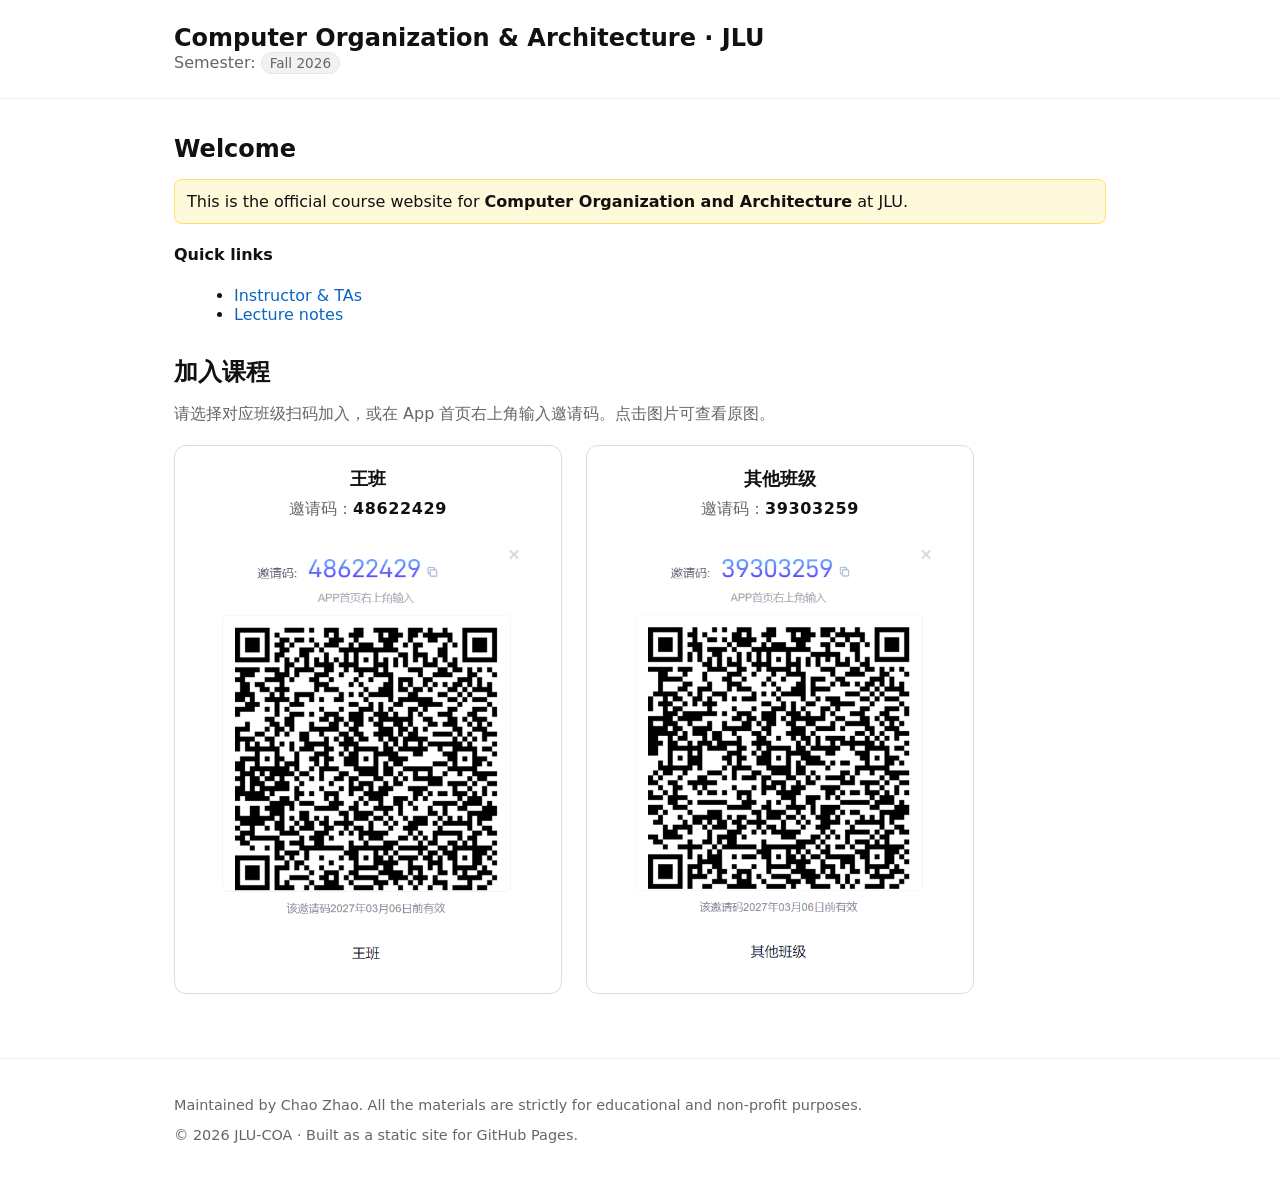
<file: index.html>
<!doctype html>
<html lang="en">
  <head>
    <meta charset="utf-8">
    <meta name="viewport" content="width=device-width,initial-scale=1">
    <title>Home · JLU-COA</title>
    <link rel="stylesheet" href="assets/style.css">
  </head>
  <body>
    <header>
      <div class="container">
        <h1 class="title">Computer Organization & Architecture · JLU</h1>
        <div class="muted">Semester: <span class="tag">Fall 2026</span></div>
      </div>
    </header>
    <main><div class="container">

<h2>Welcome</h2>
<p class="notice">This is the official course website for <strong>Computer Organization and Architecture</strong> at JLU. </p>

<h4>Quick links</h4>
<ul>
  <li><a href="about/personnel.html">Instructor & TAs</a></li>
  <li><a href="lectures/index.html">Lecture notes</a></li>
</ul>

<section class="course-enrollment" aria-labelledby="enrollment-title" lang="zh-CN">
  <h2 id="enrollment-title">加入课程</h2>
  <p class="muted">请选择对应班级扫码加入，或在 App 首页右上角输入邀请码。点击图片可查看原图。</p>
  <div class="qr-grid">
    <article class="qr-card">
      <h3>王班</h3>
      <p class="qr-invitation">邀请码：<strong>48622429</strong></p>
      <a class="qr-image-link" href="assets/qr-wang-class.png" aria-label="查看王班二维码原图">
        <img src="assets/qr-wang-class.png" alt="王班课程二维码，邀请码 48622429" width="560" height="720" decoding="async">
      </a>
    </article>
    <article class="qr-card">
      <h3>其他班级</h3>
      <p class="qr-invitation">邀请码：<strong>39303259</strong></p>
      <a class="qr-image-link" href="assets/qr-other-classes.png" aria-label="查看其他班级二维码原图">
        <img src="assets/qr-other-classes.png" alt="其他班级课程二维码，邀请码 39303259" width="562" height="711" decoding="async">
      </a>
    </article>
  </div>
</section>

    </div></main>
    <footer>
      <div class="container">
        <p>Maintained by Chao Zhao. All the materials are strictly for educational and non-profit purposes. </p>
        <p class="muted">© 2026 JLU-COA · Built as a static site for GitHub Pages.</p>
      </div>
    </footer>
  </body>
</html>
</file>
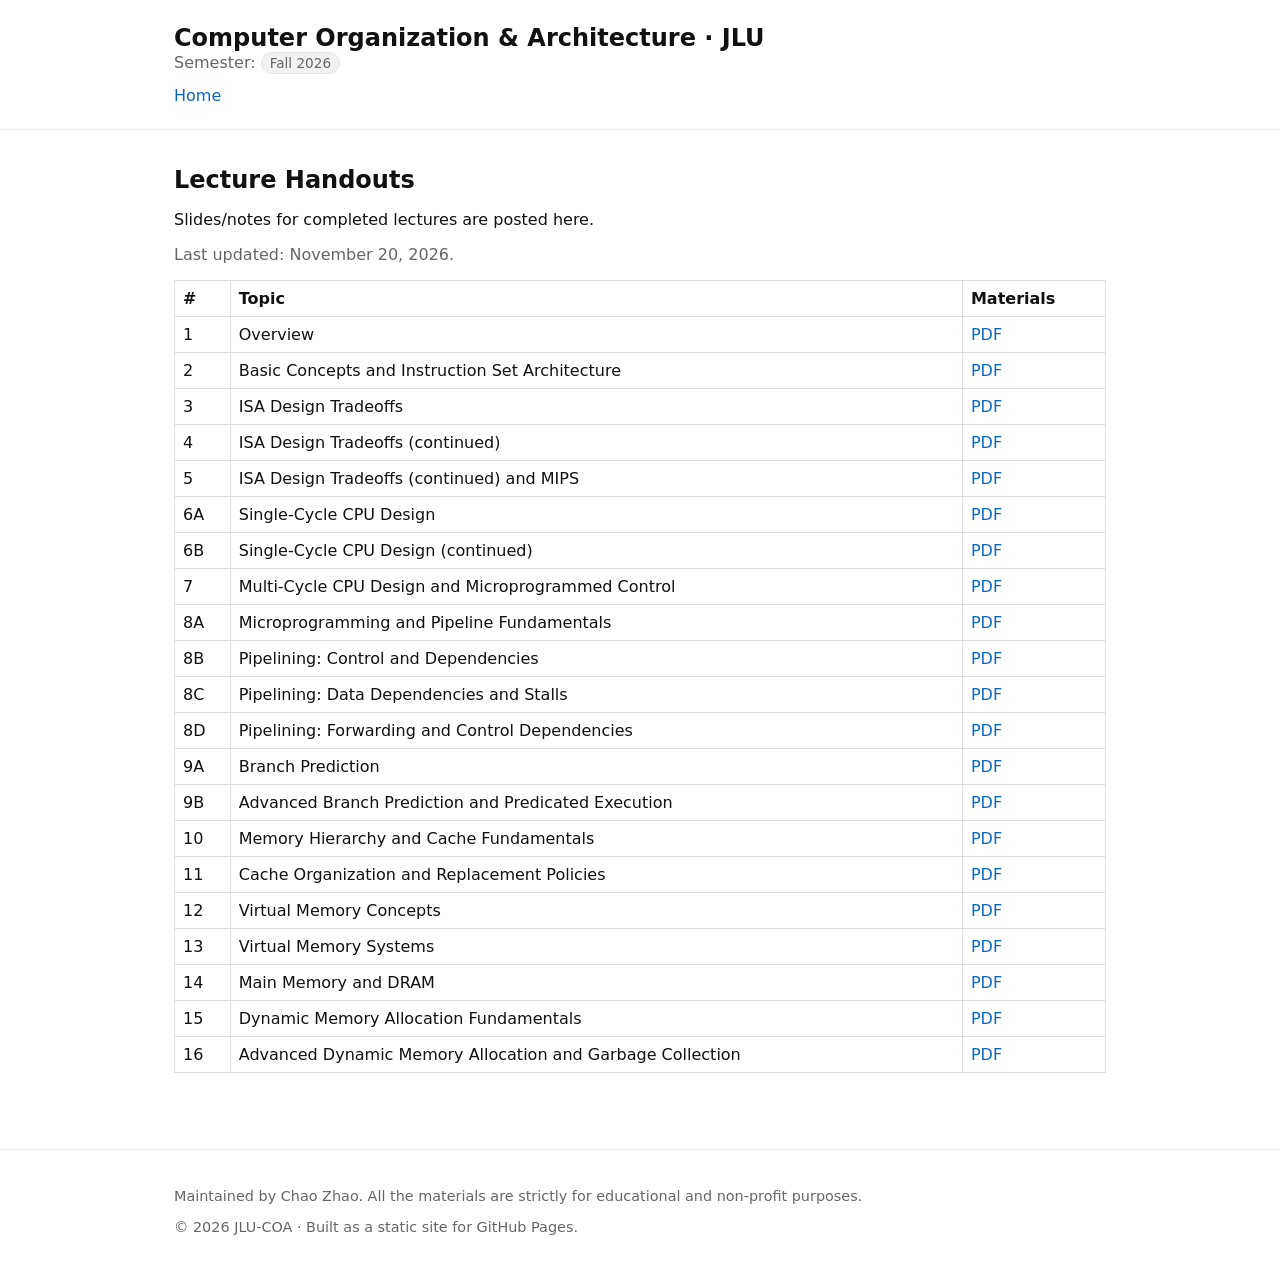
<file: lectures/index.html>
<!doctype html>
<html lang="en">
  <head>
    <meta charset="utf-8">
    <meta name="viewport" content="width=device-width,initial-scale=1">
    <title>Lecture notes · JLU-COA</title>
    <link rel="stylesheet" href="../assets/style.css">
  </head>
  <body>
    <header>
      <div class="container">
        <h1 class="title">Computer Organization & Architecture · JLU</h1>
        <div class="muted">Semester: <span class="tag">Fall 2026</span></div>
        <nav>
          <a href="../index.html">Home</a>
        </nav>
      </div>
    </header>
    <main><div class="container">

<h2>Lecture Handouts</h2>
<p>Slides/notes for completed lectures are posted here.</p>
<p class="muted">Last updated: November 20, 2026.</p>
<table>
  <thead><tr><th>#</th><th>Topic</th><th>Materials</th></tr></thead>
  <tbody>
    <tr><td>1</td><td>Overview</td><td><a href="lec01_overview.pdf?v=77f2096ee3a9">PDF</a></td></tr>
    <tr><td>2</td><td>Basic Concepts and Instruction Set Architecture</td><td><a href="lec02_isa.pdf?v=a371d29ef379">PDF</a></td></tr>
    <tr><td>3</td><td>ISA Design Tradeoffs</td><td><a href="lec03_isa_trade.pdf?v=2b63a1b2e35c">PDF</a></td></tr>
    <tr><td>4</td><td>ISA Design Tradeoffs (continued)</td><td><a href="lec04_isa_trade_cont.pdf?v=1ec100a436bb">PDF</a></td></tr>
    <tr><td>5</td><td>ISA Design Tradeoffs (continued) and MIPS</td><td><a href="lec05_MIPS.pdf?v=513ecf1f12fa">PDF</a></td></tr>
    <tr><td>6A</td><td>Single-Cycle CPU Design</td><td><a href="lec06A-single.pdf?v=1e5d531f8329">PDF</a></td></tr>
    <tr><td>6B</td><td>Single-Cycle CPU Design (continued)</td><td><a href="lec06B-single.pdf?v=456d93385a76">PDF</a></td></tr>
    <tr><td>7</td><td>Multi-Cycle CPU Design and Microprogrammed Control</td><td><a href="lec07-multi.pdf?v=36e26e608e44">PDF</a></td></tr>
    <tr><td>8A</td><td>Microprogramming and Pipeline Fundamentals</td><td><a href="lec08A-pipelineA.pdf?v=cd9b82a1cf5a">PDF</a></td></tr>
    <tr><td>8B</td><td>Pipelining: Control and Dependencies</td><td><a href="lec08B-pipelineB.pdf?v=3a56b7c2b7d6">PDF</a></td></tr>
    <tr><td>8C</td><td>Pipelining: Data Dependencies and Stalls</td><td><a href="lec08C-pipelineC.pdf?v=cfb7868dedb2">PDF</a></td></tr>
    <tr><td>8D</td><td>Pipelining: Forwarding and Control Dependencies</td><td><a href="lec08D-pipelineD.pdf?v=baef3287a717">PDF</a></td></tr>
    <tr><td>9A</td><td>Branch Prediction</td><td><a href="lec09-branch_pA.pdf">PDF</a></td></tr>
    <tr><td>9B</td><td>Advanced Branch Prediction and Predicated Execution</td><td><a href="lec09-branch_pB.pdf">PDF</a></td></tr>
    <tr><td>10</td><td>Memory Hierarchy and Cache Fundamentals</td><td><a href="lec10_memory_hierarchy.pdf">PDF</a></td></tr>
    <tr><td>11</td><td>Cache Organization and Replacement Policies</td><td><a href="lec11_cache.pdf?v=b5ed587d664a">PDF</a></td></tr>
    <tr><td>12</td><td>Virtual Memory Concepts</td><td><a href="lec12_virtual_memory_concepts.pdf?v=75869c4131dd">PDF</a></td></tr>
    <tr><td>13</td><td>Virtual Memory Systems</td><td><a href="lec13_virtual_memory_systems.pdf?v=1e42cd61f3ee">PDF</a></td></tr>
    <tr><td>14</td><td>Main Memory and DRAM</td><td><a href="lec14_main_memory_dram.pdf?v=4a4ba9b174c1">PDF</a></td></tr>
    <tr><td>15</td><td>Dynamic Memory Allocation Fundamentals</td><td><a href="lec15_dynamic_memory_allocation.pdf?v=b4dc34ea17a8">PDF</a></td></tr>
    <tr><td>16</td><td>Advanced Dynamic Memory Allocation and Garbage Collection</td><td><a href="lec16_dynamic_memory_allocation_advanced.pdf?v=8536bbfa3840">PDF</a></td></tr>
  </tbody>
</table>
    </div></main>
    <footer>
      <div class="container">
        <p>Maintained by Chao Zhao. All the materials are strictly for educational and non-profit purposes. </p>
        <p class="muted">© 2026 JLU-COA · Built as a static site for GitHub Pages.</p>
      </div>
    </footer>
  </body>
</html>
</file>
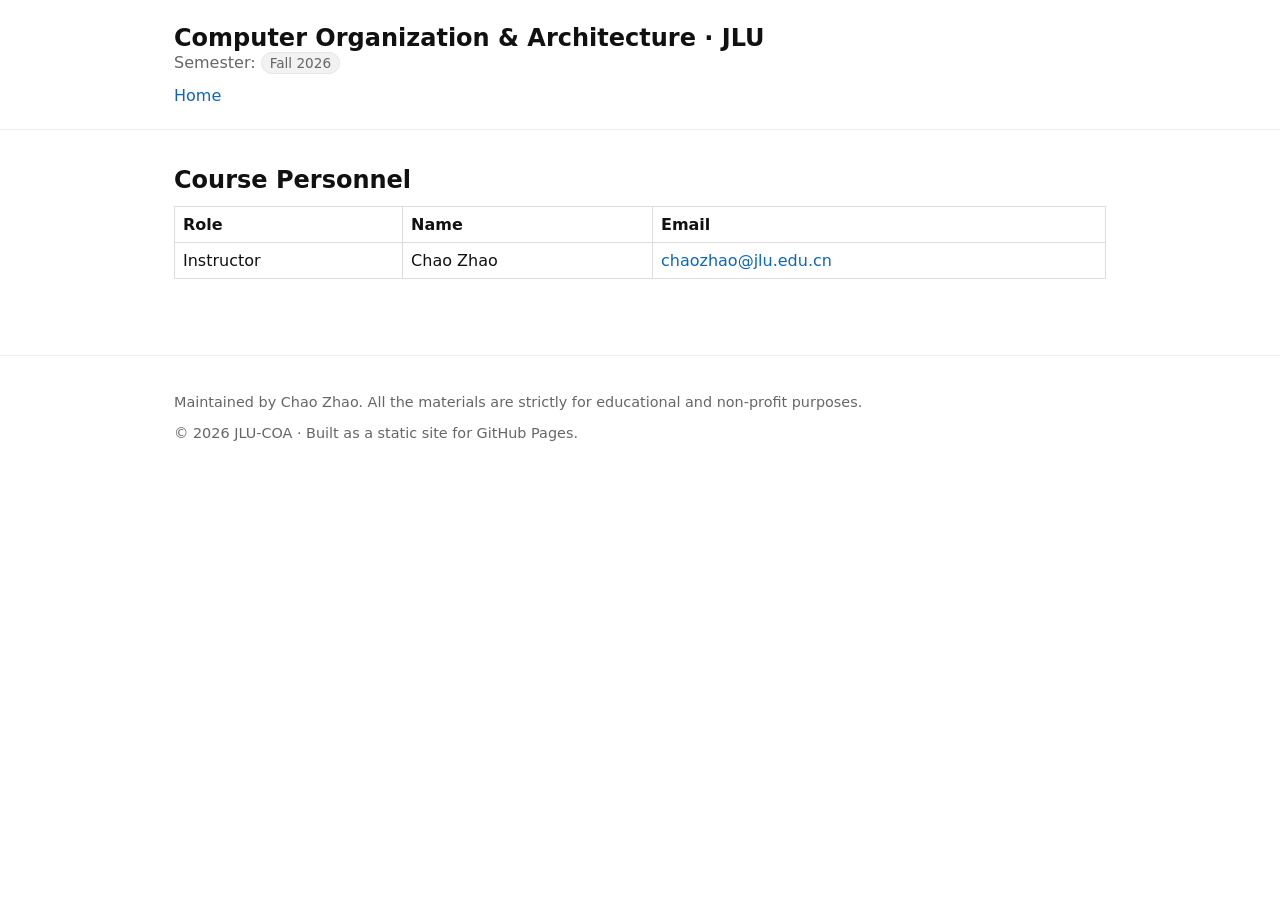
<file: about/personnel.html>
<!doctype html>
<html lang="en">
  <head>
    <meta charset="utf-8">
    <meta name="viewport" content="width=device-width,initial-scale=1">
    <title>Personnel · JLU-COA</title>
    <link rel="stylesheet" href="../assets/style.css">
  </head>
  <body>
    <header>
      <div class="container">
        <h1 class="title">Computer Organization & Architecture · JLU</h1>
        <div class="muted">Semester: <span class="tag">Fall 2026</span></div>
        <nav>
          <a href="../index.html">Home</a>
        </nav>
      </div>
    </header>
    <main><div class="container">

<h2>Course Personnel</h2>
<table>
  <thead><tr><th>Role</th><th>Name</th><th>Email</th></tr></thead>
  <tbody>
    <tr><td>Instructor</td><td>Chao Zhao</td><td><a href="mailto:chaozhao@jlu.edu.cn">chaozhao@jlu.edu.cn</a></td></tr>
  </tbody>
</table>
    </div></main>
    <footer>
      <div class="container">
        <p>Maintained by Chao Zhao. All the materials are strictly for educational and non-profit purposes. </p>
        <p class="muted">© 2026 JLU-COA · Built as a static site for GitHub Pages.</p>
      </div>
    </footer>
  </body>
</html>
</file>
<file: assets/style.css>
:root{--fg:#111;--bg:#fff;--muted:#666;--accent:#0a66c2;}
*{box-sizing:border-box}
html,body{margin:0;padding:0;font-family:ui-sans-serif,system-ui,-apple-system,"Segoe UI",Roboto,"Helvetica Neue",Arial,"Noto Sans","Apple Color Emoji","Segoe UI Emoji";color:var(--fg);background:var(--bg);}
a{color:var(--accent);text-decoration:none}
a:hover{text-decoration:underline}
.container{max-width:980px;margin:0 auto;padding:24px}
header{border-bottom:1px solid #eee}
header .title{font-weight:700;font-size:1.5rem;margin:0}
nav{display:flex;gap:16px;flex-wrap:wrap;margin:12px 0 0 0}
footer{border-top:1px solid #eee;color:var(--muted);font-size:.9rem;margin-top:40px}
table{width:100%;border-collapse:collapse;margin:12px 0}
th,td{border:1px solid #ddd;padding:8px;text-align:left}
.tag{display:inline-block;background:#f2f2f2;border:1px solid #e6e6e6;padding:2px 8px;border-radius:999px;font-size:.85rem}
.muted{color:var(--muted)}
h1,h2{margin:12px 0 8px}
ul{margin:8px 0 8px 20px}
.notice{background:#fff9db;border:1px solid #ffe066;padding:12px;border-radius:8px}
.course-enrollment{margin-top:32px}
.qr-grid{display:grid;grid-template-columns:repeat(2,minmax(0,1fr));gap:24px;max-width:800px;margin-top:20px}
.qr-card{min-width:0;padding:20px;border:1px solid #ddd;border-radius:12px;text-align:center;background:#fff}
.qr-card h3{margin:0 0 8px;font-size:1.15rem}
.qr-invitation{margin:0 0 16px;color:var(--muted)}
.qr-invitation strong{color:var(--fg);font-variant-numeric:tabular-nums;letter-spacing:.04em}
.qr-image-link{display:block;border-radius:6px}
.qr-image-link:focus-visible{outline:3px solid var(--accent);outline-offset:4px}
.qr-card img{display:block;width:100%;max-width:340px;height:auto;margin:0 auto}
.qr-validity{margin-top:16px;font-size:.9rem}
@media(max-width:640px){.qr-grid{grid-template-columns:minmax(0,1fr);max-width:400px;gap:20px}.qr-card{padding:16px}}
</file>
